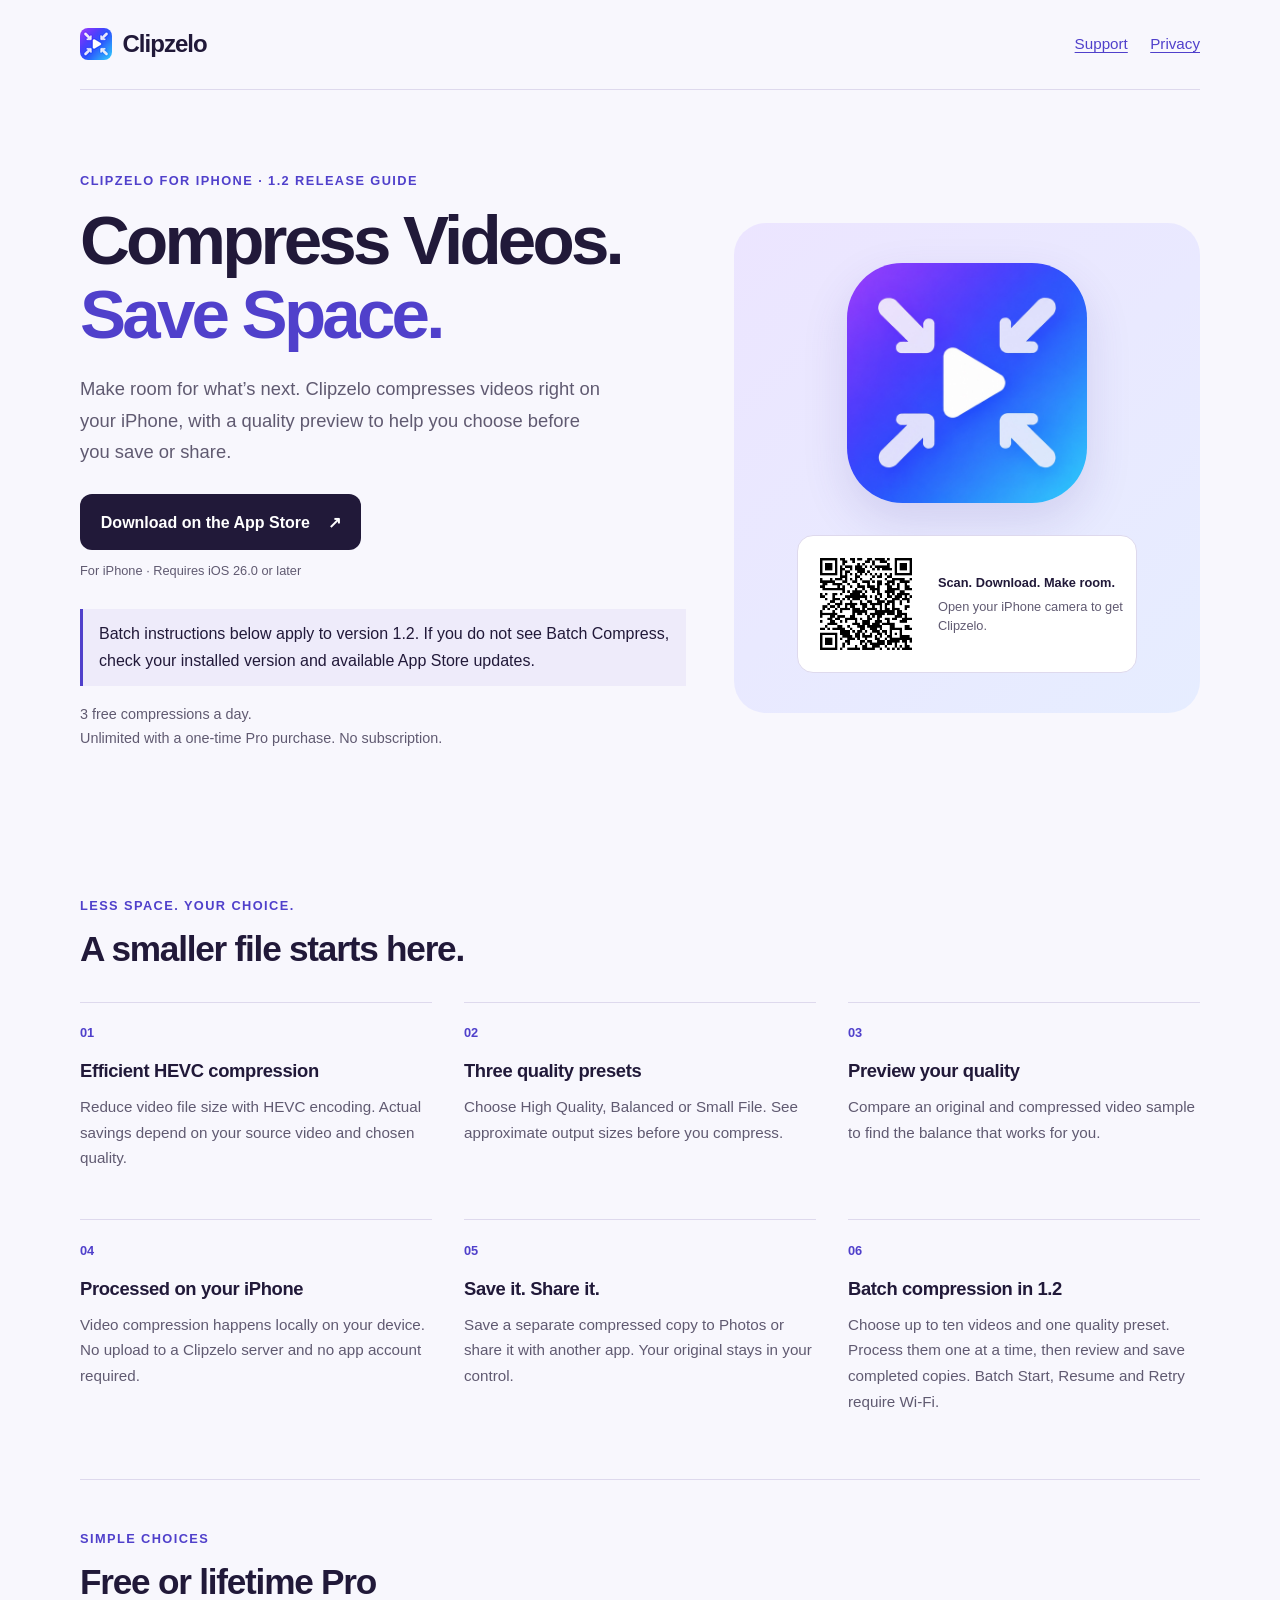
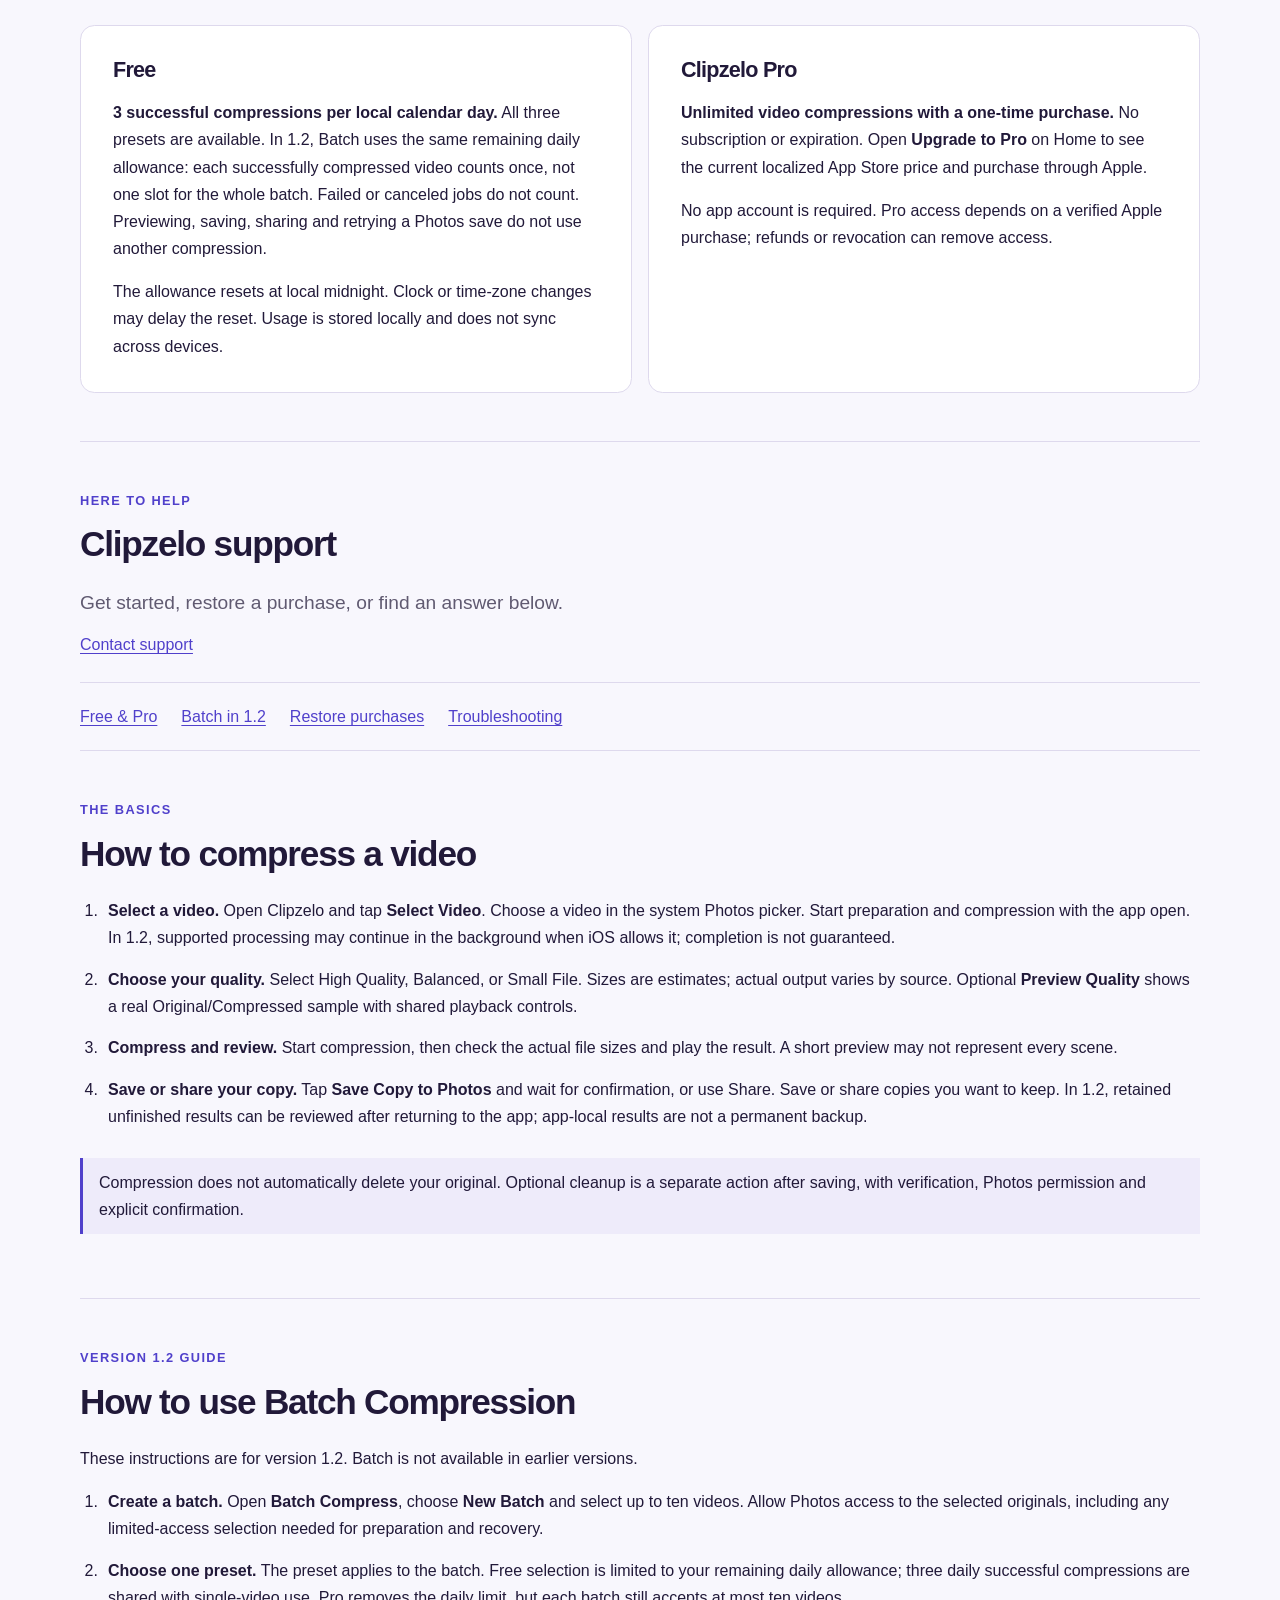
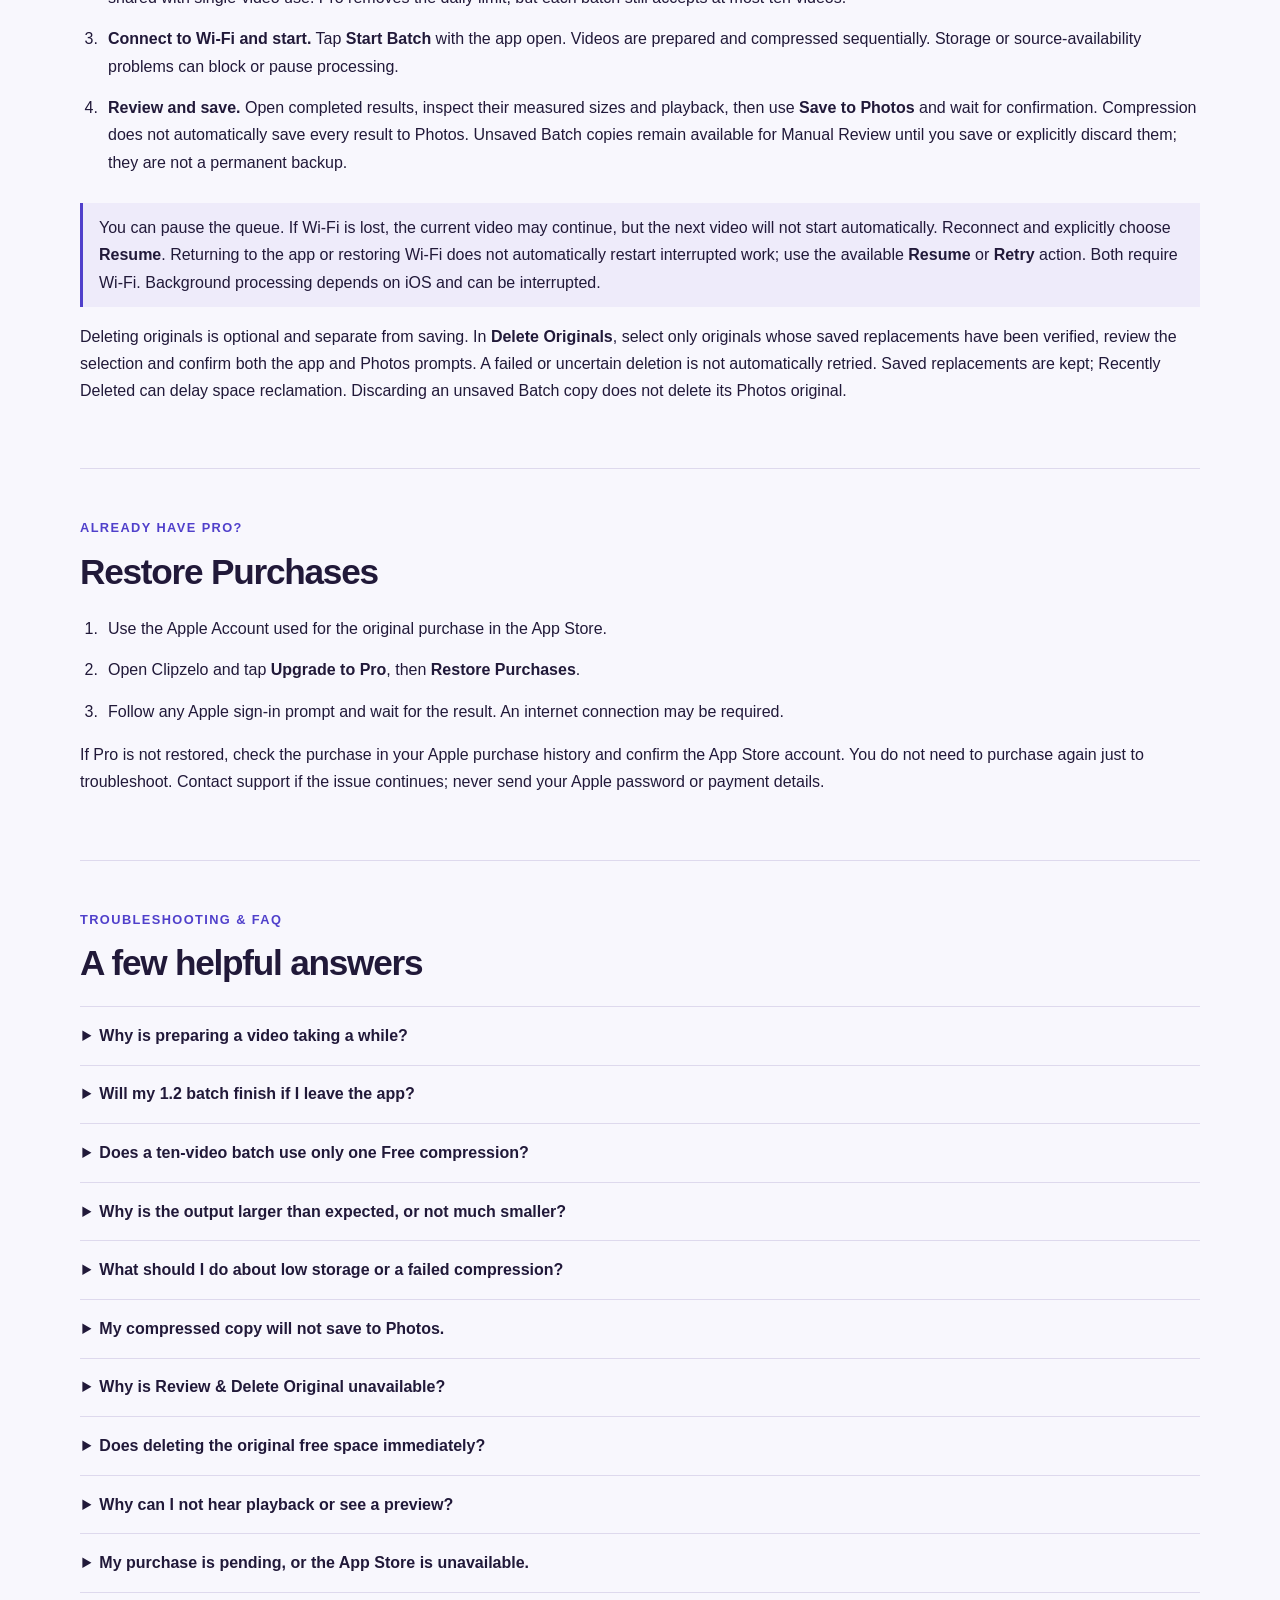
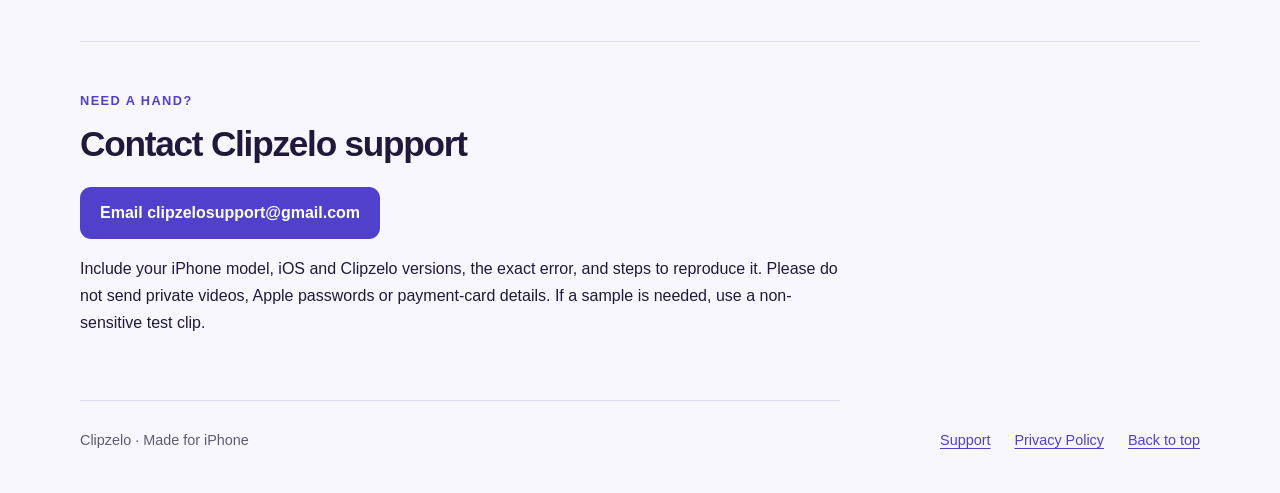
<file: index.html>
<!doctype html>
<html lang="en">
<head>
  <meta charset="utf-8">
  <meta name="viewport" content="width=device-width, initial-scale=1">
  <meta name="description" content="Compress videos on your iPhone with HEVC, three quality presets and a video preview. Get 3 free compressions daily, or unlimited with one-time Pro.">
  <meta name="referrer" content="no-referrer">
  <title>Clipzelo — Compress Videos. Save Space.</title>
  <link rel="canonical" href="https://liuyuw.github.io/clipzelo-support/">
  <meta property="og:type" content="website">
  <meta property="og:site_name" content="Clipzelo">
  <meta property="og:title" content="Clipzelo — Compress Videos. Save Space.">
  <meta property="og:description" content="On-device video compression for iPhone. Preview your quality, save a smaller copy, and share. 3 free compressions daily. One-time Pro for unlimited.">
  <meta property="og:url" content="https://liuyuw.github.io/clipzelo-support/">
  <meta property="og:image" content="https://liuyuw.github.io/clipzelo-support/assets/app-icon.png">
  <meta property="og:image:width" content="512">
  <meta property="og:image:height" content="512">
  <meta property="og:image:alt" content="Clipzelo app icon: inward arrows around a play symbol on a purple and blue background">
  <meta name="twitter:card" content="summary">
  <link rel="icon" type="image/png" sizes="32x32" href="assets/favicon.png">
  <link rel="apple-touch-icon" sizes="180x180" href="assets/apple-touch-icon.png">
  <link rel="stylesheet" href="styles.css">
</head>
<body class="landing">
  <a class="skip" href="#main">Skip to content</a>
  <header class="site-header wrap">
    <a class="brand product-brand" href="./" aria-label="Clipzelo home"><img src="assets/favicon.png" width="32" height="32" alt="">Clipzelo</a>
    <nav aria-label="Main navigation"><a href="#support">Support</a><a href="privacy.html">Privacy</a></nav>
  </header>
  <main id="main" class="wrap">
    <section class="hero" aria-labelledby="welcome">
      <div class="hero-copy">
        <p class="eyebrow">Clipzelo for iPhone · 1.2 release guide</p>
        <h1 id="welcome">Compress Videos.<br><span>Save Space.</span></h1>
        <p class="lead">Make room for what’s next. Clipzelo compresses videos right on your iPhone, with a quality preview to help you choose before you save or share.</p>
        <a class="store-link" href="https://apps.apple.com/us/app/clipzelo-video-compressor/id6824147929">Download on the App Store <span aria-hidden="true">↗</span></a>
        <p class="download-note">For iPhone · Requires iOS 26.0 or later</p>
        <p class="note">Batch instructions below apply to version 1.2. If you do not see Batch Compress, check your installed version and available App Store updates.</p>
        <p class="hero-plan">3 free compressions a day.<br>Unlimited with a one-time Pro purchase. No subscription.</p>
      </div>
      <div class="hero-art">
        <img class="app-icon" src="assets/app-icon.png" width="512" height="512" alt="Clipzelo app icon: inward arrows around a play symbol">
        <div class="qr-card">
          <a href="https://apps.apple.com/us/app/clipzelo-video-compressor/id6824147929" aria-label="Open Clipzelo on the App Store"><img src="assets/app-store-qr.png" width="360" height="360" alt="QR code linking to Clipzelo’s official App Store page"></a>
          <p><strong>Scan. Download. Make room.</strong><br>Open your iPhone camera to get Clipzelo.</p>
        </div>
      </div>
    </section>
    <section class="features-section" aria-labelledby="features-title">
      <p class="eyebrow">Less space. Your choice.</p>
      <h2 id="features-title">A smaller file starts here.</h2>
      <div class="features">
        <article><span class="feature-number" aria-hidden="true">01</span><h3>Efficient HEVC compression</h3><p>Reduce video file size with HEVC encoding. Actual savings depend on your source video and chosen quality.</p></article>
        <article><span class="feature-number" aria-hidden="true">02</span><h3>Three quality presets</h3><p>Choose High Quality, Balanced or Small File. See approximate output sizes before you compress.</p></article>
        <article><span class="feature-number" aria-hidden="true">03</span><h3>Preview your quality</h3><p>Compare an original and compressed video sample to find the balance that works for you.</p></article>
        <article><span class="feature-number" aria-hidden="true">04</span><h3>Processed on your iPhone</h3><p>Video compression happens locally on your device. No upload to a Clipzelo server and no app account required.</p></article>
        <article><span class="feature-number" aria-hidden="true">05</span><h3>Save it. Share it.</h3><p>Save a separate compressed copy to Photos or share it with another app. Your original stays in your control.</p></article>
        <article><span class="feature-number" aria-hidden="true">06</span><h3>Batch compression in 1.2</h3><p>Choose up to ten videos and one quality preset. Process them one at a time, then review and save completed copies. Batch Start, Resume and Retry require Wi-Fi.</p></article>
      </div>
    </section>
    <section id="plans" aria-labelledby="plans-title">
      <p class="eyebrow">Simple choices</p><h2 id="plans-title">Free or lifetime Pro</h2>
      <div class="plans">
        <article><h3>Free</h3><p><strong>3 successful compressions per local calendar day.</strong> All three presets are available. In 1.2, Batch uses the same remaining daily allowance: each successfully compressed video counts once, not one slot for the whole batch. Failed or canceled jobs do not count. Previewing, saving, sharing and retrying a Photos save do not use another compression.</p><p>The allowance resets at local midnight. Clock or time-zone changes may delay the reset. Usage is stored locally and does not sync across devices.</p></article>
        <article><h3>Clipzelo Pro</h3><p><strong>Unlimited video compressions with a one-time purchase.</strong> No subscription or expiration. Open <em>Upgrade to Pro</em> on Home to see the current localized App Store price and purchase through Apple.</p><p>No app account is required. Pro access depends on a verified Apple purchase; refunds or revocation can remove access.</p></article>
      </div>
    </section>
    <section id="support" class="support-intro" aria-labelledby="support-title">
      <p class="eyebrow">Here to help</p><h2 id="support-title">Clipzelo support</h2>
      <p class="lead">Get started, restore a purchase, or find an answer below.</p>
      <a href="#contact">Contact support</a>
    </section>
    <div class="section-nav" aria-label="On this page"><a href="#plans">Free &amp; Pro</a><a href="#batch">Batch in 1.2</a><a href="#restore">Restore purchases</a><a href="#faq">Troubleshooting</a></div>
    <section id="getting-started" aria-labelledby="steps-title">
      <p class="eyebrow">The basics</p><h2 id="steps-title">How to compress a video</h2>
      <ol class="steps">
        <li><strong>Select a video.</strong> Open Clipzelo and tap <em>Select Video</em>. Choose a video in the system Photos picker. Start preparation and compression with the app open. In 1.2, supported processing may continue in the background when iOS allows it; completion is not guaranteed.</li>
        <li><strong>Choose your quality.</strong> Select High Quality, Balanced, or Small File. Sizes are estimates; actual output varies by source. Optional <em>Preview Quality</em> shows a real Original/Compressed sample with shared playback controls.</li>
        <li><strong>Compress and review.</strong> Start compression, then check the actual file sizes and play the result. A short preview may not represent every scene.</li>
        <li><strong>Save or share your copy.</strong> Tap <em>Save Copy to Photos</em> and wait for confirmation, or use Share. Save or share copies you want to keep. In 1.2, retained unfinished results can be reviewed after returning to the app; app-local results are not a permanent backup.</li>
      </ol>
      <p class="note">Compression does not automatically delete your original. Optional cleanup is a separate action after saving, with verification, Photos permission and explicit confirmation.</p>
    </section>
    <section id="batch" aria-labelledby="batch-title">
      <p class="eyebrow">Version 1.2 guide</p><h2 id="batch-title">How to use Batch Compression</h2>
      <p>These instructions are for version 1.2. Batch is not available in earlier versions.</p>
      <ol class="steps">
        <li><strong>Create a batch.</strong> Open <em>Batch Compress</em>, choose <em>New Batch</em> and select up to ten videos. Allow Photos access to the selected originals, including any limited-access selection needed for preparation and recovery.</li>
        <li><strong>Choose one preset.</strong> The preset applies to the batch. Free selection is limited to your remaining daily allowance; three daily successful compressions are shared with single-video use. Pro removes the daily limit, but each batch still accepts at most ten videos.</li>
        <li><strong>Connect to Wi-Fi and start.</strong> Tap <em>Start Batch</em> with the app open. Videos are prepared and compressed sequentially. Storage or source-availability problems can block or pause processing.</li>
        <li><strong>Review and save.</strong> Open completed results, inspect their measured sizes and playback, then use <em>Save to Photos</em> and wait for confirmation. Compression does not automatically save every result to Photos. Unsaved Batch copies remain available for Manual Review until you save or explicitly discard them; they are not a permanent backup.</li>
      </ol>
      <p class="note">You can pause the queue. If Wi-Fi is lost, the current video may continue, but the next video will not start automatically. Reconnect and explicitly choose <em>Resume</em>. Returning to the app or restoring Wi-Fi does not automatically restart interrupted work; use the available <em>Resume</em> or <em>Retry</em> action. Both require Wi-Fi. Background processing depends on iOS and can be interrupted.</p>
      <p>Deleting originals is optional and separate from saving. In <em>Delete Originals</em>, select only originals whose saved replacements have been verified, review the selection and confirm both the app and Photos prompts. A failed or uncertain deletion is not automatically retried. Saved replacements are kept; Recently Deleted can delay space reclamation. Discarding an unsaved Batch copy does not delete its Photos original.</p>
    </section>
    <section id="restore" aria-labelledby="restore-title">
      <p class="eyebrow">Already have Pro?</p><h2 id="restore-title">Restore Purchases</h2>
      <ol>
        <li>Use the Apple Account used for the original purchase in the App Store.</li>
        <li>Open Clipzelo and tap <em>Upgrade to Pro</em>, then <em>Restore Purchases</em>.</li>
        <li>Follow any Apple sign-in prompt and wait for the result. An internet connection may be required.</li>
      </ol>
      <p>If Pro is not restored, check the purchase in your Apple purchase history and confirm the App Store account. You do not need to purchase again just to troubleshoot. Contact support if the issue continues; never send your Apple password or payment details.</p>
    </section>
    <section id="faq" aria-labelledby="faq-title">
      <p class="eyebrow">Troubleshooting &amp; FAQ</p><h2 id="faq-title">A few helpful answers</h2>
      <details><summary>Why is preparing a video taking a while?</summary><p>A video may need to be retrieved from iCloud Photos before Clipzelo can analyze it. Progress can be indeterminate; a delay alone does not prove a download is happening. Check connectivity and free storage. Cancel returns you to selection, but Photos may continue its underlying transfer. Single-video preparation may use cellular under your system settings. In 1.2, Batch Start, Resume and Retry require an available Wi-Fi connection. Wi-Fi does not guarantee that an iCloud video is available, and Clipzelo does not control all Photos network transfers.</p></details>
      <details><summary>Will my 1.2 batch finish if I leave the app?</summary><p>iOS may allow supported work to continue and show system-managed progress, but it can interrupt or decline background processing. Return to Clipzelo to inspect the queue. Interrupted work needs the available Resume or Retry action over Wi-Fi; force-quitting is not a way to keep processing. Completed unsaved results remain for Manual Review through normal relaunch, but app deletion or storage failure can remove app-local data.</p></details>
      <details><summary>Does a ten-video batch use only one Free compression?</summary><p>No. In 1.2, each successful video uses one of the same three daily Free compressions used by single-video mode. Check your remaining allowance before starting. Preparing, failing or canceling a job does not count as a successful compression, and saving or deleting an original does not spend another slot.</p></details>
      <details><summary>Why is the output larger than expected, or not much smaller?</summary><p>Estimates are approximate. Source codec, bitrate, resolution, frame rate, audio and HDR affect the result. An already efficient video may not shrink or may get larger. Try a different preset and review its actual result; smaller files can trade away visual detail. There is no guaranteed compression ratio.</p></details>
      <details><summary>What should I do about low storage or a failed compression?</summary><p>Free space in iPhone Settings, close other storage-heavy tasks and retry with a disposable or shorter video to isolate the issue. Temporary source, output and Photos-save copies can require more space than the final file. Clipzelo's storage estimates are approximate. Original videos are never automatically deleted to recover space.</p></details>
      <details><summary>My compressed copy will not save to Photos.</summary><p>Check available storage and Clipzelo's Photos permission in iPhone Settings. Retry saving from the existing result if available, or use Share to save elsewhere. A failed Photos save is not a saved copy. Do not delete the original unless you have reviewed a successfully saved copy.</p></details>
      <details><summary>Why is Review &amp; Delete Original unavailable?</summary><p>Cleanup requires a successfully saved and verified compressed copy, a resolvable exact original video and appropriate Photos access. Limited access may exclude that original, or the system picker may not supply its identifier. Keep both videos or review them manually in Photos; Clipzelo will not guess which asset to delete.</p></details>
      <details><summary>Does deleting the original free space immediately?</summary><p>Usually it moves to Recently Deleted, and iCloud Photos may sync deletion across devices. Space may not be reclaimed immediately. To review Recently Deleted, open Photos, find Recently Deleted under Utilities, and follow Apple's unlock and deletion controls. Only permanently delete media you are sure you no longer need; Clipzelo never empties Recently Deleted.</p></details>
      <details><summary>Why can I not hear playback or see a preview?</summary><p>Check device volume and audio routing, such as Bluetooth headphones. Quality comparisons start paused and muted; use full-result playback to review audio. A source may have no audio. Unsupported media or encoder settings can prevent preview/compression; keep the original and try another video. For a persistent problem, contact support with the error text.</p></details>
      <details><summary>My purchase is pending, or the App Store is unavailable.</summary><p>A pending purchase, including Ask to Buy, unlocks Pro only after Apple approval and verification. Canceling a purchase does not buy Pro. If products cannot load, check connectivity, try later, or use Restore Purchases for an existing purchase. Previously completed results remain available to save or share while they remain in the app.</p></details>
    </section>
    <section id="contact" class="contact" aria-labelledby="contact-title">
      <p class="eyebrow">Need a hand?</p><h2 id="contact-title">Contact Clipzelo support</h2>
      <p><a class="button" href="mailto:clipzelosupport@gmail.com">Email clipzelosupport@gmail.com</a></p>
      <p>Include your iPhone model, iOS and Clipzelo versions, the exact error, and steps to reproduce it. Please do not send private videos, Apple passwords or payment-card details. If a sample is needed, use a non-sensitive test clip.</p>
    </section>
  </main>
  <footer class="wrap"><span>Clipzelo · Made for iPhone</span><a href="#support">Support</a><a href="privacy.html">Privacy Policy</a><a href="#main">Back to top</a></footer>
</body>
</html>
</file>
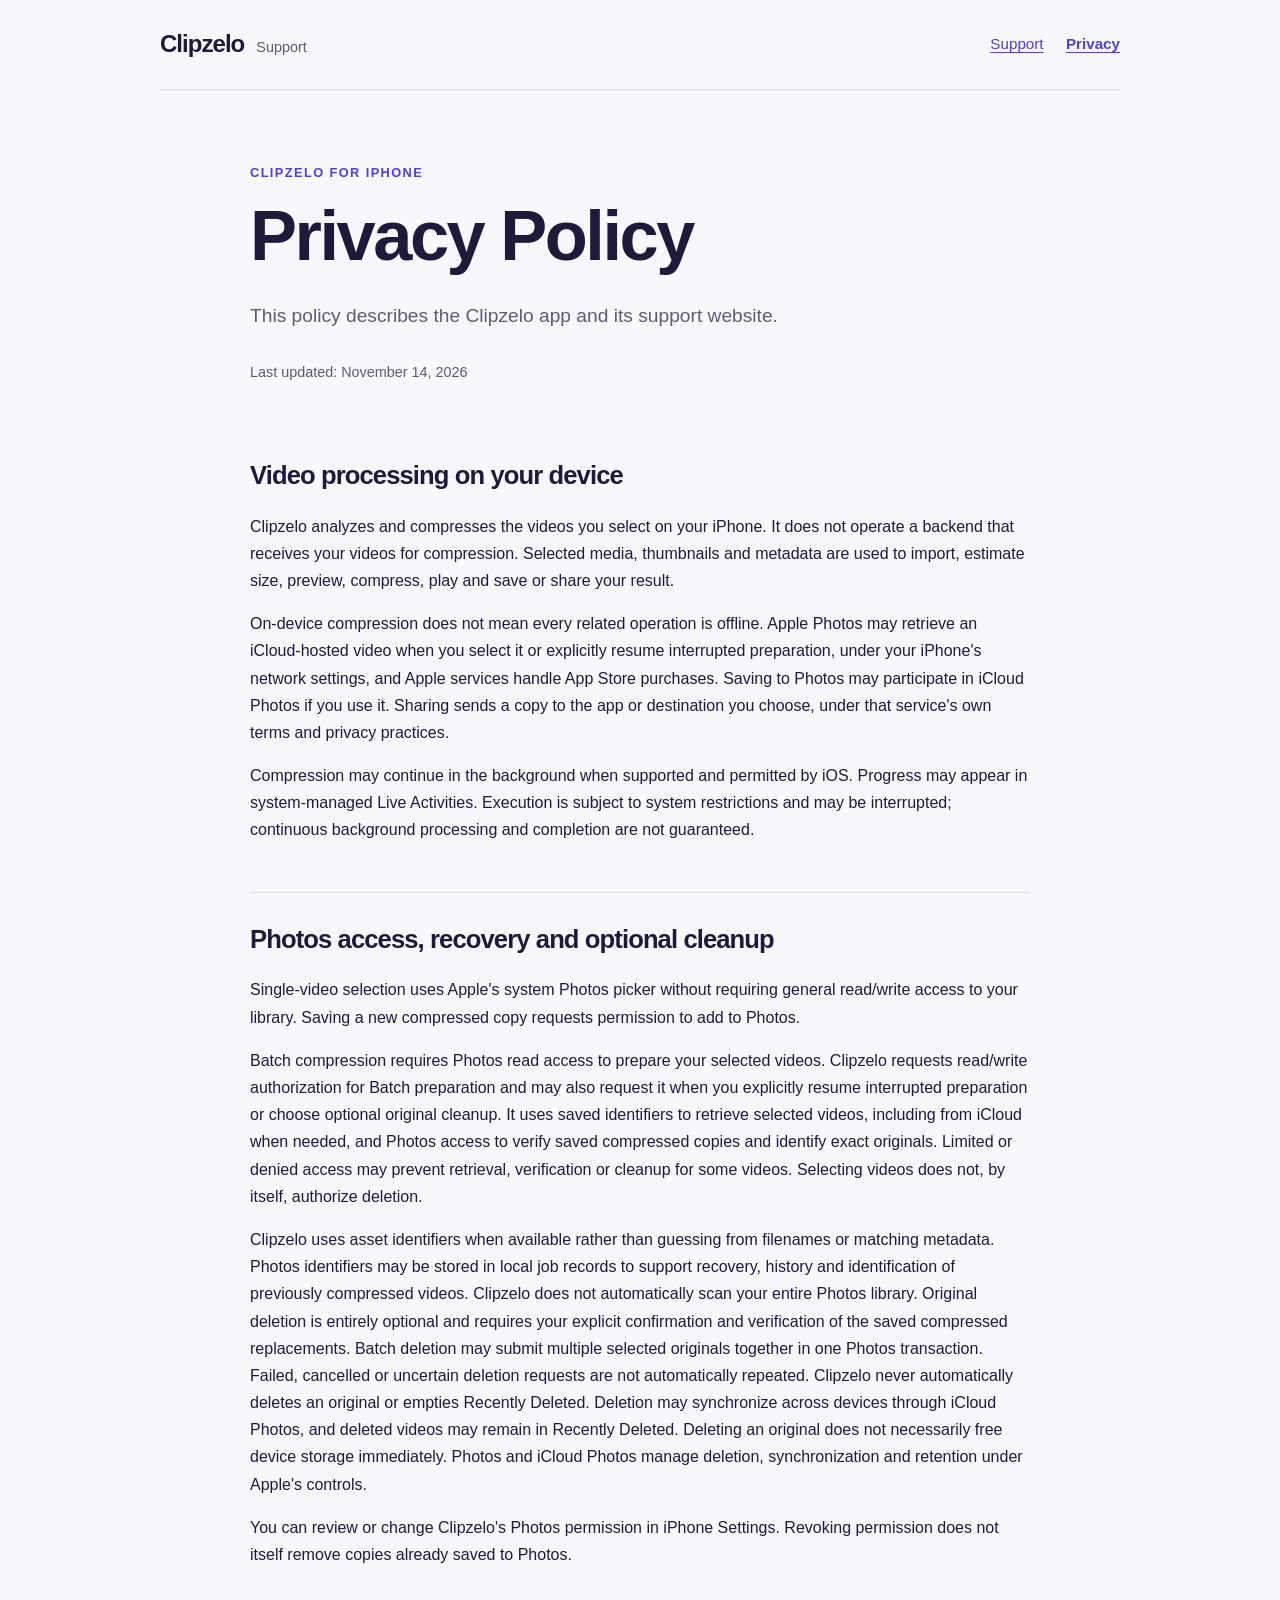
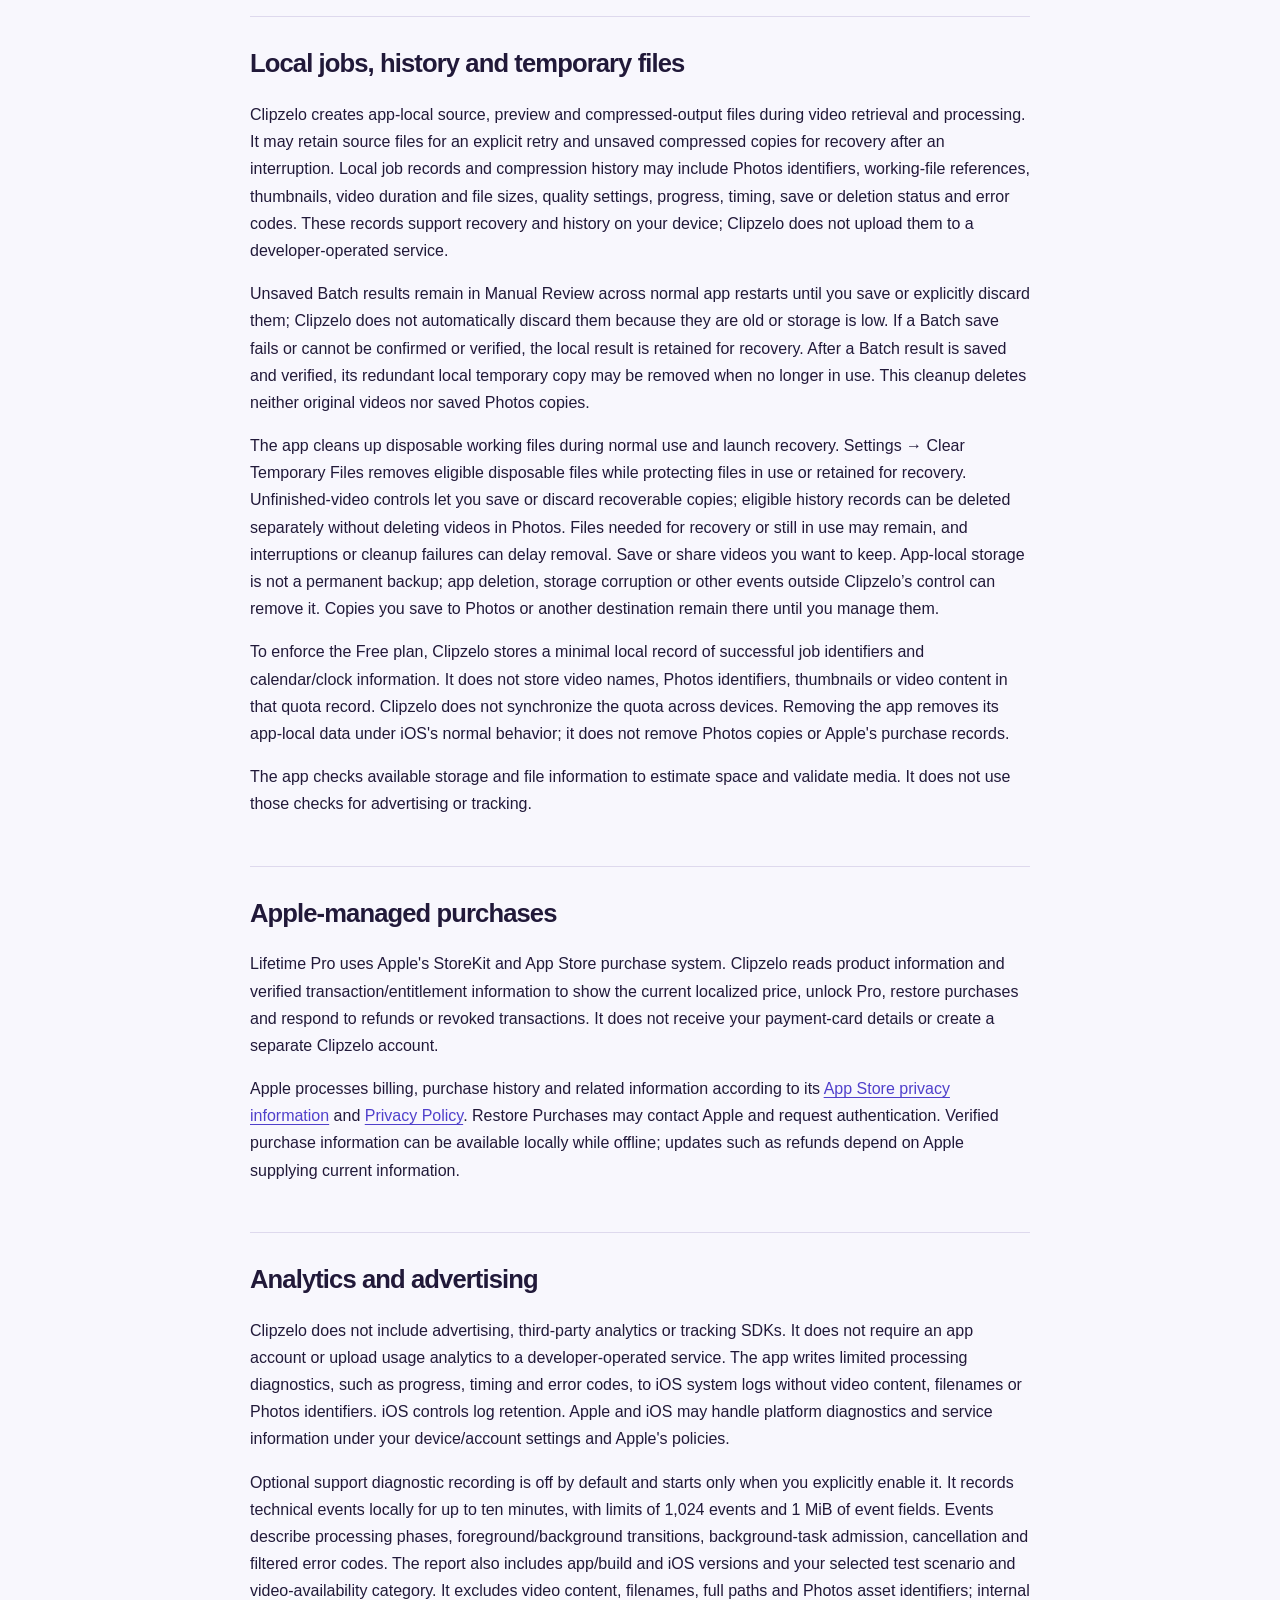
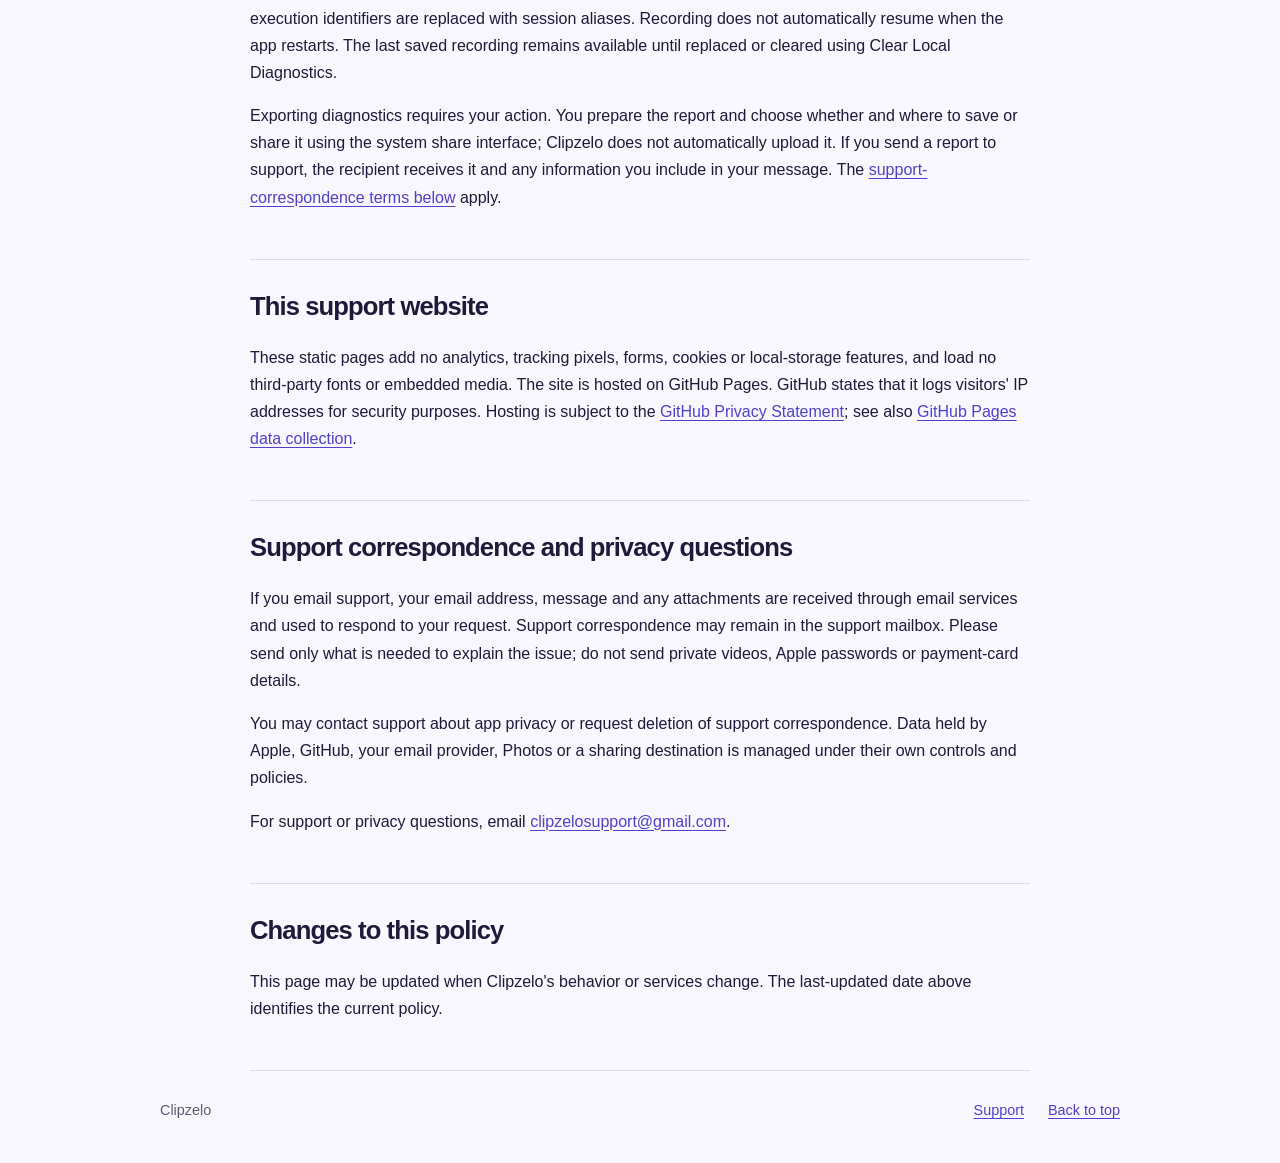
<file: privacy.html>
<!doctype html>
<html lang="en">
<head>
  <meta charset="utf-8">
  <meta name="viewport" content="width=device-width, initial-scale=1">
  <meta name="description" content="How Clipzelo handles selected videos, Photos permissions, local Free usage, Apple purchases and support correspondence.">
  <meta name="referrer" content="no-referrer">
  <title>Privacy Policy — Clipzelo</title>
  <link rel="icon" type="image/png" sizes="32x32" href="assets/favicon.png">
  <link rel="stylesheet" href="styles.css">
</head>
<body>
  <a class="skip" href="#main">Skip to content</a>
  <header class="site-header wrap">
    <a class="brand" href="./" aria-label="Clipzelo Support home">Clipzelo<span>Support</span></a>
    <nav aria-label="Main navigation"><a href="./#support">Support</a><a href="privacy.html" aria-current="page">Privacy</a></nav>
  </header>
  <main id="main" class="wrap policy">
    <div class="intro"><p class="eyebrow">Clipzelo for iPhone</p><h1>Privacy Policy</h1><p class="lead">This policy describes the Clipzelo app and its support website.</p><p class="muted">Last updated: November 14, 2026</p></div>
    <section aria-labelledby="processing"><h2 id="processing">Video processing on your device</h2><p>Clipzelo analyzes and compresses the videos you select on your iPhone. It does not operate a backend that receives your videos for compression. Selected media, thumbnails and metadata are used to import, estimate size, preview, compress, play and save or share your result.</p><p>On-device compression does not mean every related operation is offline. Apple Photos may retrieve an iCloud-hosted video when you select it or explicitly resume interrupted preparation, under your iPhone's network settings, and Apple services handle App Store purchases. Saving to Photos may participate in iCloud Photos if you use it. Sharing sends a copy to the app or destination you choose, under that service's own terms and privacy practices.</p><p>Compression may continue in the background when supported and permitted by iOS. Progress may appear in system-managed Live Activities. Execution is subject to system restrictions and may be interrupted; continuous background processing and completion are not guaranteed.</p></section>
    <section aria-labelledby="photos"><h2 id="photos">Photos access, recovery and optional cleanup</h2><p>Single-video selection uses Apple's system Photos picker without requiring general read/write access to your library. Saving a new compressed copy requests permission to add to Photos.</p><p>Batch compression requires Photos read access to prepare your selected videos. Clipzelo requests read/write authorization for Batch preparation and may also request it when you explicitly resume interrupted preparation or choose optional original cleanup. It uses saved identifiers to retrieve selected videos, including from iCloud when needed, and Photos access to verify saved compressed copies and identify exact originals. Limited or denied access may prevent retrieval, verification or cleanup for some videos. Selecting videos does not, by itself, authorize deletion.</p><p>Clipzelo uses asset identifiers when available rather than guessing from filenames or matching metadata. Photos identifiers may be stored in local job records to support recovery, history and identification of previously compressed videos. Clipzelo does not automatically scan your entire Photos library. Original deletion is entirely optional and requires your explicit confirmation and verification of the saved compressed replacements. Batch deletion may submit multiple selected originals together in one Photos transaction. Failed, cancelled or uncertain deletion requests are not automatically repeated. Clipzelo never automatically deletes an original or empties Recently Deleted. Deletion may synchronize across devices through iCloud Photos, and deleted videos may remain in Recently Deleted. Deleting an original does not necessarily free device storage immediately. Photos and iCloud Photos manage deletion, synchronization and retention under Apple's controls.</p><p>You can review or change Clipzelo's Photos permission in iPhone Settings. Revoking permission does not itself remove copies already saved to Photos.</p></section>
    <section aria-labelledby="local-data"><h2 id="local-data">Local jobs, history and temporary files</h2><p>Clipzelo creates app-local source, preview and compressed-output files during video retrieval and processing. It may retain source files for an explicit retry and unsaved compressed copies for recovery after an interruption. Local job records and compression history may include Photos identifiers, working-file references, thumbnails, video duration and file sizes, quality settings, progress, timing, save or deletion status and error codes. These records support recovery and history on your device; Clipzelo does not upload them to a developer-operated service.</p><p>Unsaved Batch results remain in Manual Review across normal app restarts until you save or explicitly discard them; Clipzelo does not automatically discard them because they are old or storage is low. If a Batch save fails or cannot be confirmed or verified, the local result is retained for recovery. After a Batch result is saved and verified, its redundant local temporary copy may be removed when no longer in use. This cleanup deletes neither original videos nor saved Photos copies.</p><p>The app cleans up disposable working files during normal use and launch recovery. Settings → Clear Temporary Files removes eligible disposable files while protecting files in use or retained for recovery. Unfinished-video controls let you save or discard recoverable copies; eligible history records can be deleted separately without deleting videos in Photos. Files needed for recovery or still in use may remain, and interruptions or cleanup failures can delay removal. Save or share videos you want to keep. App-local storage is not a permanent backup; app deletion, storage corruption or other events outside Clipzelo’s control can remove it. Copies you save to Photos or another destination remain there until you manage them.</p><p>To enforce the Free plan, Clipzelo stores a minimal local record of successful job identifiers and calendar/clock information. It does not store video names, Photos identifiers, thumbnails or video content in that quota record. Clipzelo does not synchronize the quota across devices. Removing the app removes its app-local data under iOS's normal behavior; it does not remove Photos copies or Apple's purchase records.</p><p>The app checks available storage and file information to estimate space and validate media. It does not use those checks for advertising or tracking.</p></section>
    <section aria-labelledby="purchases"><h2 id="purchases">Apple-managed purchases</h2><p>Lifetime Pro uses Apple's StoreKit and App Store purchase system. Clipzelo reads product information and verified transaction/entitlement information to show the current localized price, unlock Pro, restore purchases and respond to refunds or revoked transactions. It does not receive your payment-card details or create a separate Clipzelo account.</p><p>Apple processes billing, purchase history and related information according to its <a href="https://www.apple.com/legal/privacy/data/en/appstore/">App Store privacy information</a> and <a href="https://www.apple.com/legal/privacy/en-ww/">Privacy Policy</a>. Restore Purchases may contact Apple and request authentication. Verified purchase information can be available locally while offline; updates such as refunds depend on Apple supplying current information.</p></section>
    <section aria-labelledby="tracking"><h2 id="tracking">Analytics and advertising</h2><p>Clipzelo does not include advertising, third-party analytics or tracking SDKs. It does not require an app account or upload usage analytics to a developer-operated service. The app writes limited processing diagnostics, such as progress, timing and error codes, to iOS system logs without video content, filenames or Photos identifiers. iOS controls log retention. Apple and iOS may handle platform diagnostics and service information under your device/account settings and Apple's policies.</p><p>Optional support diagnostic recording is off by default and starts only when you explicitly enable it. It records technical events locally for up to ten minutes, with limits of 1,024 events and 1 MiB of event fields. Events describe processing phases, foreground/background transitions, background-task admission, cancellation and filtered error codes. The report also includes app/build and iOS versions and your selected test scenario and video-availability category. It excludes video content, filenames, full paths and Photos asset identifiers; internal execution identifiers are replaced with session aliases. Recording does not automatically resume when the app restarts. The last saved recording remains available until replaced or cleared using Clear Local Diagnostics.</p><p>Exporting diagnostics requires your action. You prepare the report and choose whether and where to save or share it using the system share interface; Clipzelo does not automatically upload it. If you send a report to support, the recipient receives it and any information you include in your message. The <a href="#support">support-correspondence terms below</a> apply.</p></section>
    <section aria-labelledby="website"><h2 id="website">This support website</h2><p>These static pages add no analytics, tracking pixels, forms, cookies or local-storage features, and load no third-party fonts or embedded media. The site is hosted on GitHub Pages. GitHub states that it logs visitors' IP addresses for security purposes. Hosting is subject to the <a href="https://docs.github.com/en/site-policy/privacy-policies/github-general-privacy-statement">GitHub Privacy Statement</a>; see also <a href="https://docs.github.com/en/pages/getting-started-with-github-pages/what-is-github-pages#data-collection">GitHub Pages data collection</a>.</p></section>
    <section aria-labelledby="support"><h2 id="support">Support correspondence and privacy questions</h2><p>If you email support, your email address, message and any attachments are received through email services and used to respond to your request. Support correspondence may remain in the support mailbox. Please send only what is needed to explain the issue; do not send private videos, Apple passwords or payment-card details.</p><p>You may contact support about app privacy or request deletion of support correspondence. Data held by Apple, GitHub, your email provider, Photos or a sharing destination is managed under their own controls and policies.</p><p>For support or privacy questions, email <a href="mailto:clipzelosupport@gmail.com">clipzelosupport@gmail.com</a>.</p></section>
    <section aria-labelledby="changes"><h2 id="changes">Changes to this policy</h2><p>This page may be updated when Clipzelo's behavior or services change. The last-updated date above identifies the current policy.</p></section>
  </main>
  <footer class="wrap"><span>Clipzelo</span><a href="./#support">Support</a><a href="#main">Back to top</a></footer>
</body>
</html>
</file>
<file: styles.css>
:root{color-scheme:light;--ink:#211939;--muted:#605a71;--accent:#5040cb;--paper:#f8f7fd;--line:#ded9ed;--white:#fff}
*{box-sizing:border-box}html{scroll-padding-top:1.5rem}body{margin:0;background:var(--paper);color:var(--ink);font:1rem/1.7 -apple-system,BlinkMacSystemFont,"Segoe UI",sans-serif}a{color:var(--accent);text-underline-offset:.2em}a:hover{text-decoration-thickness:2px}a:focus-visible,summary:focus-visible{outline:3px solid var(--accent);outline-offset:5px;border-radius:3px}.wrap{width:min(100% - 3rem,960px);margin-inline:auto}.site-header{display:flex;align-items:center;justify-content:space-between;gap:1.5rem;padding-block:1.5rem;border-bottom:1px solid var(--line)}.brand{color:var(--ink);font-weight:750;font-size:1.5rem;text-decoration:none;letter-spacing:-.04em}.brand span{margin-left:.75rem;font-weight:400;font-size:.9rem;letter-spacing:0;color:var(--muted)}nav{display:flex;gap:1.4rem}nav a{font-size:.95rem}nav a[aria-current]{font-weight:700}.intro{padding-block:4.5rem 3.5rem;max-width:760px}.eyebrow{margin:0 0 .8rem;color:var(--accent);font-size:.8rem;letter-spacing:.11em;text-transform:uppercase;font-weight:700}h1,h2,h3{line-height:1.15;letter-spacing:-.035em}h1{font-size:clamp(2.4rem,7vw,4.4rem);margin:0 0 1.4rem;font-weight:750}h2{font-size:clamp(1.7rem,4vw,2.2rem);margin:0 0 1.4rem}h3{font-size:1.35rem;margin:0 0 1rem}p{margin:0 0 1rem}.lead{font-size:1.2rem;color:var(--muted);max-width:650px;margin-bottom:1.7rem}.button{display:inline-block;background:var(--accent);color:var(--white);text-decoration:none;font-weight:650;padding:.75rem 1.25rem;border-radius:.7rem;min-height:48px}.button:hover{background:#3d2faa}.text-link{display:inline-block;margin:.75rem 0 .75rem 1.3rem}.section-nav{display:flex;flex-wrap:wrap;gap:.4rem 1.5rem;border-block:1px solid var(--line);padding:1rem 0}.section-nav a{padding:.25rem 0}section:not(.intro){padding-block:3rem;border-bottom:1px solid var(--line)}ol{padding-left:1.4rem}li{padding-left:.35rem;margin-bottom:.9rem}li:last-child{margin-bottom:0}em{font-style:normal;font-weight:600}.note{border-left:3px solid var(--accent);padding:.7rem 1rem;background:#eeebfa;margin-top:1.7rem}.plans{display:grid;grid-template-columns:1fr 1fr;gap:1rem}.plans article{padding:1.5rem;background:var(--white);border:1px solid var(--line);border-radius:.9rem}.plans p:last-child{margin-bottom:0}details{border-top:1px solid var(--line)}details:last-child{border-bottom:1px solid var(--line)}summary{cursor:pointer;padding:1.05rem .15rem;font-weight:650;line-height:1.5}details p{padding:.1rem 1.3rem .9rem .15rem;color:var(--muted)}.contact{max-width:760px}.muted{color:var(--muted);font-size:.9rem}.policy{max-width:780px}.policy .intro{padding-bottom:1.8rem}.policy section:not(.intro){padding-block:2rem}.policy h2{font-size:1.6rem}footer{display:flex;flex-wrap:wrap;gap:.5rem 1.5rem;padding-block:1.7rem 2.5rem;font-size:.9rem;color:var(--muted)}footer span{margin-right:auto}.skip{position:absolute;left:1rem;top:-5rem;background:var(--white);padding:.7rem;z-index:2}.skip:focus{top:1rem}@media(max-width:600px){.wrap{width:calc(100% - 2rem)}.site-header{gap:1rem;padding-block:1.1rem}.brand span{display:none}nav{gap:1rem}.intro{padding-block:3rem 2.4rem}.plans{grid-template-columns:1fr}section:not(.intro){padding-block:2.3rem}.text-link{margin-left:1rem}.plans article{padding:1.3rem}footer span{flex-basis:100%}}@media(prefers-reduced-motion:no-preference){html{scroll-behavior:smooth}}

/* Product landing page; the original support and policy styles remain shared. */
.landing .wrap{max-width:1120px;width:min(100% - 3rem,1120px)}
.product-brand{display:inline-flex;align-items:center;gap:.65rem}
.product-brand img{border-radius:8px}
.landing .hero{display:grid;grid-template-columns:1.3fr 1fr;align-items:center;gap:3rem;padding-block:5rem;border:0}
.hero h1{font-size:clamp(2.8rem,5.4vw,4.8rem);line-height:1.06;letter-spacing:-.055em}
.hero h1 span{color:var(--accent)}
.hero .lead{max-width:530px;font-size:1.15rem}
.store-link{display:inline-flex;align-items:center;gap:1.1rem;padding:.9rem 1.3rem;border-radius:.75rem;background:#211939;color:white;text-decoration:none;font-size:1rem;font-weight:650;min-height:52px}
.store-link:hover{background:#3d2faa}
.download-note{font-size:.8rem;color:var(--muted);margin:.6rem 0 1.7rem}
.hero-plan{font-size:.9rem;color:var(--muted)}
.hero-art{display:flex;flex-direction:column;align-items:center;gap:2rem;padding:2.5rem 1rem;background:linear-gradient(140deg,#ece5ff,#e6edff);border-radius:2rem}
.app-icon{width:clamp(150px,19vw,240px);height:auto;border-radius:23%;box-shadow:0 18px 45px #473d9d26}
.qr-card{display:flex;align-items:center;gap:1rem;background:white;border:1px solid var(--line);border-radius:1rem;padding:.75rem;max-width:340px}
.qr-card a{flex-shrink:0;display:block;line-height:0;border-radius:.3rem}
.qr-card img{width:112px;height:112px}
.qr-card p{margin:0;font-size:.8rem;line-height:1.5;color:var(--muted)}
.qr-card strong{display:inline-block;color:var(--ink);margin-bottom:.25rem}
.features{display:grid;grid-template-columns:repeat(3,1fr);gap:2rem;margin-top:2rem}
.features article{border-top:1px solid var(--line);padding-top:1.2rem}
.feature-number{display:block;color:var(--accent);font-size:.8rem;font-weight:700;margin-bottom:1rem}
.features h3{font-size:1.15rem;line-height:1.3;letter-spacing:-.02em;margin-bottom:.65rem}
.features p{color:var(--muted);font-size:.95rem}
.landing .plans article{padding:2rem}
.landing .support-intro{border-bottom:0;padding-bottom:1.5rem}
.support-intro .lead{margin-bottom:.7rem}
@media(max-width:800px){
  .landing .hero{grid-template-columns:1fr;gap:2rem;padding-block:3rem}
  .hero-copy{max-width:620px}
  .hero-art{grid-row:1;padding:1.25rem;background:none;align-items:flex-start}
  .app-icon{width:112px}
  .qr-card{display:none}
  .features{grid-template-columns:repeat(2,1fr);gap:1.5rem}
}
@media(max-width:600px){
  .landing .wrap{width:calc(100% - 2rem)}
  .landing .hero{gap:1rem;padding-top:2rem}
  .hero-art{padding:0 0 1rem}
  .features{grid-template-columns:1fr;gap:1rem}
  .landing .plans article{padding:1.3rem}
  .contact .button{overflow-wrap:anywhere}
}
</file>
